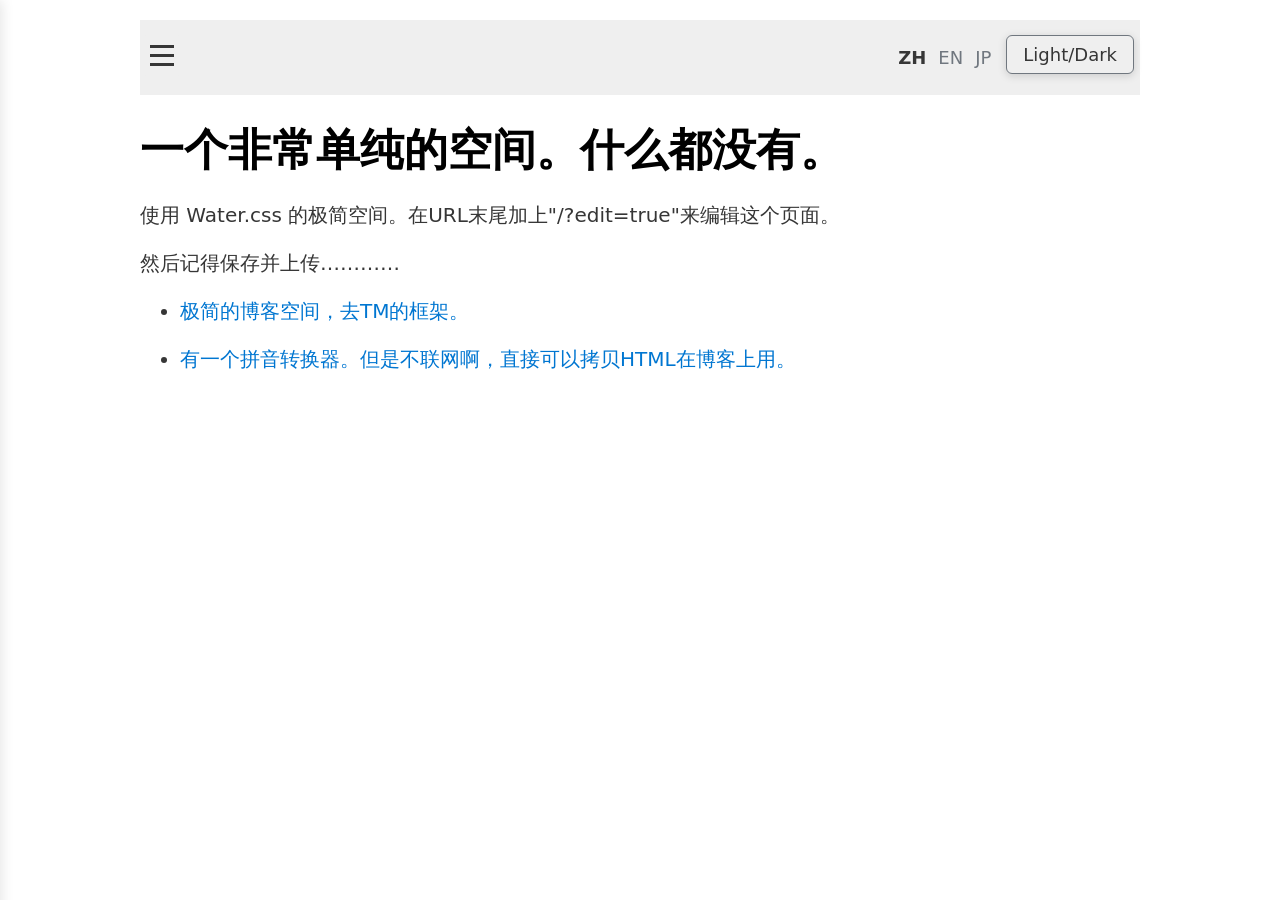
<file: index.html>
<!DOCTYPE html>
<html>
    <head>
        <meta charset="UTF-8">
        <meta http-equiv="content-type" 
            content="text/html;charset=utf-8">
        <meta name="viewport" 
            content="width=device-width, initial-scale=1.0">
        <title>Yet another blog in chaos</title>

        <link rel="stylesheet" 
            id="water-stylesheet"
            href="./assets/css/water-css/water.css">
        
        <script>
        // 使用立即执行函数，防止变量泄露到全局 window 对象中
        (function() {
            try {
                var savedUserTheme = localStorage.getItem('user-theme');
                var stylesheetElement = 
                    document.getElementById('water-stylesheet');
                
                // 根据持久化状态，在页面渲染前强行替换样式表引用
                if (savedUserTheme === 'dark') {
                    stylesheetElement.setAttribute(
                        'href', 
                        './assets/css/water-css/dark.css'
                    );
                } else if (savedUserTheme === 'light') {
                    stylesheetElement.setAttribute(
                        'href', 
                        './assets/css/water-css/light.css'
                    );
                }
            } catch (storageError) {
                // 防御 Safari 无痕模式异常，静默失败，保留原生跟随系统功能
                console.warn(
                    '本地存储访问异常，主题自动回退到跟随系统模式：', 
                    storageError
                );
            }
        })();
    </script>
                
        <style>
            /** 流式排版 (Fluid Typography)
             * 防御性考量：接管根元素，拒绝媒体查询的排版跳变
             * 适配策略：在移动端与桌面端之间进行精确的线性平滑过渡
             */
            :root {
                /* clamp(最小值, 首选计算值, 最大值) */
                font-size: clamp(16px, 14px + 0.625vw, 20px);
            }
            /** 
             * 复选框制作的汉堡菜单
             */
            /* 1. 隐藏复选框，但保留屏幕阅读器的无障碍访问能力 */
            .menu-checkbox {
                position: absolute;
                width: 1px;
                height: 1px;
                padding: 0;
                margin: -1px;
                overflow: hidden;
                clip: rect(0, 0, 0, 0);
                white-space: nowrap;
                border: 0;
            }

            /* 新增：粘性穹顶容器，顺应文档流并占据物理空间 */
            .sticky-header {
                position: sticky;
                top: 0;
                z-index: 990; /* 必须低于遮罩层，高于正文 */
                display: flex;
                justify-content: space-between;
                align-items: center;
                padding: 15px 0;
                /* 防御性：使用背景色遮挡底部滚动上来的文字内容 */
                background-color: var(--background);
                /* 增加下边距，为正文推开安全的呼吸空间 */
                margin-bottom: 20px;
            }

            /* 2. 汉堡菜单按钮 (Label 绑定 Checkbox) */
            .menu-button {
                cursor: pointer;
                padding: 10px;
                /* 自动吸取 Water.css 内部的背景色变量，完美融入主题 */
                background-color: var(--background); 
                border-radius: 6px;
                /* box-shadow: 0 2px 8px rgba(0,0,0,0.15); */
                display: flex;
                flex-direction: column;
                gap: 6px;
            }

            /* 汉堡按钮的横线 */
            .menu-line {
                display: block;
                width: 24px;
                height: 3px;
                background-color: var(--text-main);
                transition: transform 0.3s ease, opacity 0.3s ease;
            }

            /* 3. 侧边栏主体 */
            .sidebar {
                position: fixed;
                top: 0;
                left: -280px; /* 初始状态安全地隐藏在屏幕左侧之外 */
                width: 240px;
                height: 100vh;
                background-color: var(--background);
                z-index: 999;
                /* 平滑的贝塞尔曲线动画，提升物理交互质感 */
                transition: left 0.3s cubic-bezier(0.4, 0, 0.2, 1);
                padding: 80px 20px 20px 20px;
                box-shadow: 2px 0 12px rgba(0,0,0,0.1);
                overflow-y: auto;
            }

            /* 4. 遮罩层：防御用户在菜单打开时误触背后的主界面内容 */
            .backdrop {
                position: fixed;
                top: 0;
                left: 0;
                width: 100vw;
                height: 100vh;
                background: rgba(0, 0, 0, 0.4);
                z-index: 998;
                opacity: 0;
                pointer-events: none; /* 隐藏时严格禁止所有点击交互 */
                transition: opacity 0.3s ease;
            }

            /* 5. 状态机：复选框被选中 (checked) 时的连锁反应 */
            
            /* 展开侧边栏 */
            .menu-checkbox:checked ~ .sidebar {
                left: 0;
            }

            /* 显示并激活遮罩层 */
            .menu-checkbox:checked ~ .backdrop {
                opacity: 1;
                pointer-events: auto; 
            }

            /* 汉堡菜单变身 X 形关闭按钮 */
            .menu-checkbox:checked
              ~ .sticky-header 
              .menu-button .menu-line:nth-child(1) {
                transform: translateY(9px) rotate(45deg);
            }
            .menu-checkbox:checked 
              ~ .sticky-header 
              .menu-button .menu-line:nth-child(2) {
                opacity: 0;
            }
            .menu-checkbox:checked 
              ~ .sticky-header 
              .menu-button .menu-line:nth-child(3) {
                transform: translateY(-9px) rotate(-45deg);
            }

            /* ---------------- 顶部控制区组合 ---------------- */
            .header-controls {
                display: flex;
                align-items: center;
                gap: 15px; /* 控制主题按钮和语言切换器的安全间距 */
            }

            /* ---------------- 语言切换器 ---------------- */
            .language-switcher {
                display: flex;
                gap: 12px;
                font-size: 0.9rem;
            }

            .language-switcher a {
                color: var(--text-muted);
                text-decoration: none;
                transition: color 0.3s ease;
                font-weight: normal;
            }

            .language-switcher a:hover {
                color: var(--text-main);
                text-decoration: underline;
            }

            /* 防御性：使用 aria-current 标识当前页，兼顾无障碍访问 */
            .language-switcher a[aria-current="page"] {
                color: var(--text-main);
                font-weight: bold;
                /* 防止用户无意义地疯狂点击当前语言导致页面重复刷新 */
                pointer-events: none; 
            }

            /* ---------------- 右上角主题切换按钮 ---------------- */
            .theme-toggle-button {
                cursor: pointer;
                padding: 8px 16px;
                /* 提取 Water.css 原生变量以保证视觉和谐 */
                background-color: var(--background);
                color: var(--text-main);
                border: 1px solid var(--text-muted);
                border-radius: 6px;
                box-shadow: 0 2px 8px rgba(0,0,0,0.15);
                font-size: 0.9rem;
                transition: background-color 0.3s ease;
            }

            .theme-toggle-button:hover {
                background-color: var(--button-hover);
            }
        </style>
    </head>
    <body>
        <!-- 汉堡菜单侧边栏内容 Start -->
        <input type="checkbox" id="main-toggle" class="menu-checkbox" 
           aria-label="切换侧边栏状态">

        <label for="main-toggle" class="backdrop"></label>

        <aside class="sidebar">
            <nav>
                <ul>
                    <li><a href="#section-1">技术日志</a></li>
                    <li><a href="#section-2">开源探索</a></li>
                    <li><a href="#section-3">关于页面</a></li>
                </ul>
            </nav>
        </aside>
        <!-- 汉堡菜单侧边栏内容 End -->

        <!-- 粘性穹顶：顺应文档流，悬停在顶部，防止遮挡 main -->
        <header class="sticky-header">
            <!-- 汉堡菜单按钮转移至此 -->
            <label for="main-toggle" class="menu-button">
                <span class="menu-line"></span>
                <span class="menu-line"></span>
                <span class="menu-line"></span>
            </label>

            <div class="header-controls">
                
                <!-- 硬核多文件流：语言切换占位符 -->
                <nav class="language-switcher" aria-label="语言切换">
                    <!-- 加上 aria-current="page" 激活当前语言高亮 -->
                    <a href="./index.html" aria-current="page">ZH</a>
                    <a href="#./index_en.html">EN</a>
                    <a href="#./index_jp.html">JP</a>
                </nav>

                <!-- 主题切换按钮转移至此 -->
                <button id="theme-toggle-action" class="theme-toggle-button">
                    Light/Dark
                </button>
            </div>
        </header>

        <main data-editable data-name="main-content">
            <h1>一个非常单纯的空间。什么都没有。</h1>
            <p>使用 Water.css 的极简空间。在URL末尾加上"/?edit=true"来编辑这个页面。</p>
            <p>
                然后记得保存并上传…………
            </p>
            <ul>
                <li>
                    <a href="https://milky-sun.github.io/">极简的博客空间，去TM的框架。</a>
                </li>
            </ul>
            <ul>
                <li>
                    <a href="https://milky-sun.github.io/pinyin_editor/index.html">有一个拼音转换器。但是不联网啊，直接可以拷贝HTML在博客上用。</a>
                </li>
            </ul>
        </main>

        <script src="./assets/js/import_contenttools.js"></script>

        <script>
            document.addEventListener('DOMContentLoaded', function() {
                var actionButton = 
                    document.getElementById('theme-toggle-action');
                var stylesheetReference = 
                    document.getElementById('water-stylesheet');
                
                if (!actionButton || !stylesheetReference) {
                    // 防御性拦截：如果未来 HTML 结构被破坏，立即终止执行
                    return;
                }

                actionButton.addEventListener('click', function() {
                    var currentStylesheetHref = 
                        stylesheetReference.getAttribute('href');
                    
                    var targetThemeType = 'light';
                    var targetStylesheetHref = 
                        './assets/css/water-css/light.css';

                    // 兼容性极强的状态判断
                    if (
                        currentStylesheetHref.indexOf('water.css') > -1 || 
                        currentStylesheetHref.indexOf('light.css') > -1
                    ) {
                        targetThemeType = 'dark';
                        targetStylesheetHref = 
                            './assets/css/water-css/dark.css';
                    }

                    // 注入新主题
                    stylesheetReference.setAttribute(
                        'href', 
                        targetStylesheetHref
                    );

                    // 同步持久化存储
                    try {
                        localStorage.setItem('user-theme', targetThemeType);
                    } catch (saveError) {
                        console.warn(
                            '无法将主题偏好写入本地存储：', 
                            saveError
                        );
                    }
                });
            });
        </script>
    </body>
</html>
</file>
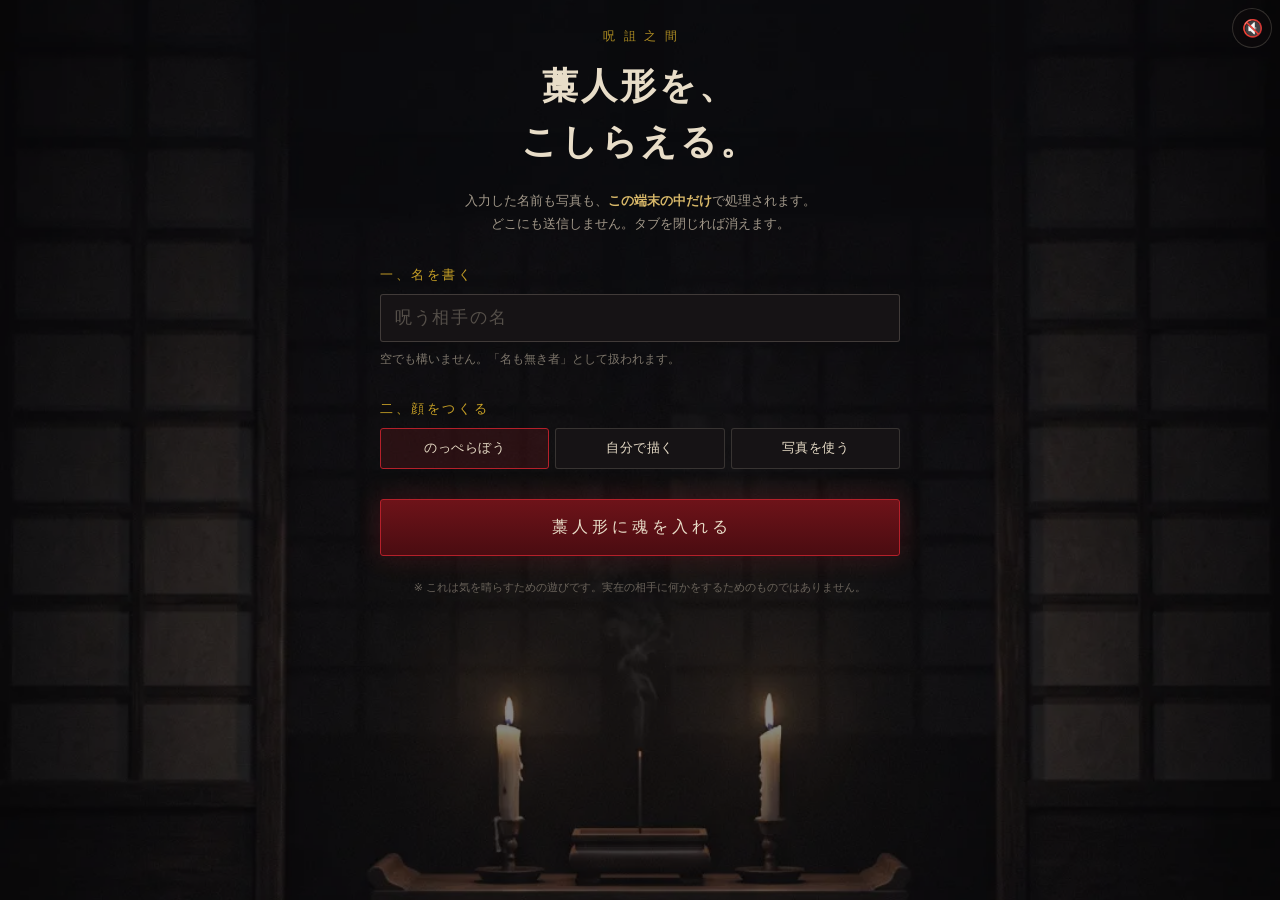
<file: waraningyou/index.html>
<!DOCTYPE html>
<html lang="ja">
<head>
<meta charset="UTF-8">
<meta name="viewport" content="width=device-width, initial-scale=1.0, maximum-scale=1.0, user-scalable=no, viewport-fit=cover">
<meta name="theme-color" content="#0d0b0c">
<meta name="description" content="呪詛之間 — 藁人形で気を晴らすための一枚もの。名前も写真も端末の外には出ません。">
<meta name="robots" content="noindex, nofollow">
<title>呪詛之間</title>
<link rel="icon" href="data:image/svg+xml,<svg xmlns='http://www.w3.org/2000/svg' viewBox='0 0 32 32'><text y='26' font-size='26'>🕯️</text></svg>">
<meta property="og:title" content="呪詛之間">
<meta property="og:description" content="端末の中だけで完結する、気を晴らすための一枚。">
<!-- OGP の画像とURLは絶対パスでないと SNS 側が読めない -->
<meta property="og:url" content="https://milky-sun.github.io/waraningyou/">
<meta property="og:image" content="https://milky-sun.github.io/waraningyou/assets/img/ogp.jpg">
<meta name="twitter:card" content="summary_large_image">
<link rel="stylesheet" href="./styles/style.css">
</head>
<body>

<!-- ============ 音量トグル（常時表示） ============ -->
<button id="sound-toggle" class="sound-toggle" type="button" aria-pressed="false" aria-label="音を出す">
  <span class="sound-toggle__icon" aria-hidden="true">🔇</span>
</button>

<!-- ============ 画面1: 支度 ============ -->
<section id="scene-setup" class="scene scene--active" aria-label="支度">
  <div class="setup">
    <header class="setup__head">
      <p class="setup__kicker">呪詛之間</p>
      <h1 class="setup__title">藁人形を、<br>こしらえる。</h1>
      <p class="setup__note">
        入力した名前も写真も、<strong>この端末の中だけ</strong>で処理されます。<br>
        どこにも送信しません。タブを閉じれば消えます。
      </p>
    </header>

    <div class="field">
      <label class="field__label" for="input-name">一、名を書く</label>
      <input id="input-name" class="field__input" type="text" maxlength="24"
             placeholder="呪う相手の名" autocomplete="off" autocapitalize="off" spellcheck="false">
      <p class="field__hint">空でも構いません。「名も無き者」として扱われます。</p>
    </div>

    <div class="field">
      <span class="field__label">二、顔をつくる</span>
      <div class="facemode" role="radiogroup" aria-label="顔の作り方">
        <button class="facemode__btn facemode__btn--on" type="button" data-facemode="none" role="radio" aria-checked="true">のっぺらぼう</button>
        <button class="facemode__btn" type="button" data-facemode="draw"  role="radio" aria-checked="false">自分で描く</button>
        <button class="facemode__btn" type="button" data-facemode="photo" role="radio" aria-checked="false">写真を使う</button>
      </div>

      <!-- 描く -->
      <div id="pane-draw" class="pane" hidden>
        <div class="paint">
          <canvas id="paint-canvas" class="paint__canvas" width="512" height="512"
                  aria-label="顔を描くキャンバス"></canvas>
          <div class="paint__ring" aria-hidden="true"></div>
        </div>
        <div class="paint__tools">
          <div id="paint-palette" class="palette" role="radiogroup" aria-label="色"></div>
          <div class="paint__row">
            <div class="sizes" role="radiogroup" aria-label="線の太さ">
              <button class="size__btn" type="button" data-size="6"  role="radio" aria-checked="false"><i style="width:6px;height:6px"></i></button>
              <button class="size__btn size__btn--on" type="button" data-size="14" role="radio" aria-checked="true"><i style="width:12px;height:12px"></i></button>
              <button class="size__btn" type="button" data-size="30" role="radio" aria-checked="false"><i style="width:20px;height:20px"></i></button>
            </div>
            <button id="paint-erase" class="mini-btn" type="button" aria-pressed="false">消しゴム</button>
            <button id="paint-clear" class="mini-btn" type="button">全消し</button>
          </div>
        </div>
      </div>

      <!-- 写真 -->
      <div id="pane-photo" class="pane" hidden>
        <div class="photo">
          <canvas id="photo-canvas" class="photo__canvas" width="512" height="512"
                  aria-label="写真のプレビュー。ドラッグで位置を調整できます。"></canvas>
          <div class="paint__ring" aria-hidden="true"></div>
          <p id="photo-empty" class="photo__empty">写真を選んでください</p>
        </div>
        <div class="photo__tools">
          <label class="file-btn">
            写真を選ぶ
            <input id="input-photo" type="file" accept="image/*" hidden>
          </label>
          <label class="slider">
            <span>大きさ</span>
            <input id="photo-zoom" type="range" min="100" max="300" value="130" step="1">
          </label>
          <p class="field__hint">円の中をドラッグすると位置を動かせます。</p>
        </div>
      </div>
    </div>

    <button id="btn-create" class="big-btn" type="button">藁人形に魂を入れる</button>
    <p class="setup__foot">※ これは気を晴らすための遊びです。実在の相手に何かをするためのものではありません。</p>
  </div>
</section>

<!-- ============ 画面2: 呪詛之間 ============ -->
<section id="scene-main" class="scene" aria-label="呪詛之間" hidden>
  <header class="hud">
    <div class="hud__name">
      <span class="hud__label">呪う相手</span>
      <strong id="hud-target">名も無き者</strong>
    </div>
    <div class="life" aria-live="polite">
      <span class="life__label">余　命</span>
      <output id="life-left" class="life__value">43年</output>
      <span id="life-drained" class="life__drained">削った寿命 0日</span>
    </div>
  </header>

  <div class="stage">
    <div id="stage-inner" class="stage__inner">
      <div id="doll-host" class="doll-host"></div>
      <canvas id="acid-canvas" class="acid-canvas" aria-hidden="true"></canvas>
      <canvas id="fx-canvas" class="fx-canvas" aria-hidden="true"></canvas>
      <div id="combo" class="combo" hidden aria-hidden="true"><span id="combo-n">0</span> HIT</div>
      <div id="drain-layer" class="drain-layer" aria-hidden="true"></div>
    </div>
    <p id="mode-tip" class="mode-tip"></p>
  </div>

  <nav class="tools" aria-label="道具">
    <button class="tool" type="button" data-tool="curse"  aria-pressed="false"><span class="tool__ico" data-ico="curse" aria-hidden="true"></span><span class="tool__txt">呪をかける</span></button>
    <button class="tool" type="button" data-tool="needle" aria-pressed="false"><span class="tool__ico" data-ico="needle" aria-hidden="true"></span><span class="tool__txt">針で刺す</span></button>
    <button class="tool" type="button" data-tool="punch"  aria-pressed="false"><span class="tool__ico" data-ico="punch" aria-hidden="true"></span><span class="tool__txt">ボコボコ</span></button>
    <button class="tool" type="button" data-tool="acid"   aria-pressed="false"><span class="tool__ico" data-ico="acid" aria-hidden="true"></span><span class="tool__txt">酸をかける</span></button>
    <button class="tool tool--fire" type="button" data-tool="burn" aria-pressed="false"><span class="tool__ico" data-ico="burn" aria-hidden="true"></span><span class="tool__txt">燃やす</span></button>
  </nav>

  <button id="btn-log" class="log-open" type="button">呪詛帳を見る</button>

  <!-- チャージリング（呪をかける） -->
  <div id="charge" class="charge" hidden aria-hidden="true">
    <svg viewBox="0 0 200 200" class="charge__svg">
      <circle class="charge__track" cx="100" cy="100" r="88"></circle>
      <circle id="charge-arc" class="charge__arc" cx="100" cy="100" r="88"></circle>
    </svg>
    <div class="charge__rank"><span id="charge-rank">凶を溜める</span></div>
  </div>

  <!-- 寿命が尽きた瞬間の口上 -->
  <div id="expire" class="expire" hidden aria-hidden="true">
    <p class="expire__line">寿命が尽きた。</p>
    <p class="expire__sub">それでも、まだ刺せる。</p>
  </div>

  <!-- 呪詛の結果 -->
  <div id="result" class="result" hidden role="dialog" aria-modal="true" aria-labelledby="result-lead">
    <div class="result__card">
      <p id="result-rank" class="result__rank">凶</p>
      <p id="result-lead" class="result__lead"></p>
      <p id="result-body" class="result__body"></p>
      <button id="result-close" class="result__close" type="button">閉じる</button>
    </div>
  </div>

  <!-- 呪詛帳 -->
  <div id="logbook" class="logbook" hidden role="dialog" aria-modal="true" aria-labelledby="logbook-title">
    <div class="logbook__card">
      <h2 id="logbook-title" class="logbook__title">呪詛帳</h2>
      <ol id="logbook-list" class="logbook__list"></ol>
      <p id="logbook-empty" class="logbook__empty">まだ何も起きていません。</p>
      <button id="logbook-close" class="result__close" type="button">閉じる</button>
    </div>
  </div>
</section>

<!-- ============ 画面3: 燼 ============ -->
<section id="scene-ashes" class="scene scene--ashes" aria-label="燼" hidden>
  <div class="ashes">
    <canvas id="ash-canvas" class="ashes__canvas" aria-hidden="true"></canvas>
    <div class="ashes__inner">
      <p class="ashes__kicker">燼</p>
      <p id="ashes-name" class="ashes__name"></p>
      <dl id="ashes-stats" class="ashes__stats"></dl>
      <button id="btn-restart" class="ghost-btn" type="button">新しい藁人形を作る</button>
    </div>
  </div>
</section>

<script type="module" src="./src/main.js"></script>
</body>
</html>
</file>
<file: assets/css/water-css/water.css>
/**
 * Automatic version:
 * Uses light theme by default but switches to dark theme
 * if a system-wide theme preference is set on the user's device.
 */

:root {
  --background-body: #fff;
  --background: #efefef;
  --background-alt: #f7f7f7;
  --selection: #9e9e9e;
  --text-main: #363636;
  --text-bright: #000;
  --text-muted: #70777f;
  --links: #0076d1;
  --focus: #0096bfab;
  --border: #dbdbdb;
  --code: #000;
  --animation-duration: 0.1s;
  --button-base: #d0cfcf;
  --button-hover: #9b9b9b;
  --scrollbar-thumb: rgb(170, 170, 170);
  --scrollbar-thumb-hover: var(--button-hover);
  --form-placeholder: #949494;
  --form-text: #1d1d1d;
  --variable: #39a33c;
  --highlight: #ff0;
  --select-arrow: url("data:image/svg+xml;charset=utf-8,%3C?xml version='1.0' encoding='utf-8'?%3E %3Csvg version='1.1' xmlns='http://www.w3.org/2000/svg' xmlns:xlink='http://www.w3.org/1999/xlink' height='62.5' width='116.9' fill='%23161f27'%3E %3Cpath d='M115.3,1.6 C113.7,0 111.1,0 109.5,1.6 L58.5,52.7 L7.4,1.6 C5.8,0 3.2,0 1.6,1.6 C0,3.2 0,5.8 1.6,7.4 L55.5,61.3 C56.3,62.1 57.3,62.5 58.4,62.5 C59.4,62.5 60.5,62.1 61.3,61.3 L115.2,7.4 C116.9,5.8 116.9,3.2 115.3,1.6Z'/%3E %3C/svg%3E");
}

@media (prefers-color-scheme: dark) {
:root {
  --background-body: #202b38;
  --background: #161f27;
  --background-alt: #1a242f;
  --selection: #1c76c5;
  --text-main: #dbdbdb;
  --text-bright: #fff;
  --text-muted: #a9b1ba;
  --links: #41adff;
  --focus: #0096bfab;
  --border: #526980;
  --code: #ffbe85;
  --animation-duration: 0.1s;
  --button-base: #0c151c;
  --button-hover: #040a0f;
  --scrollbar-thumb: var(--button-hover);
  --scrollbar-thumb-hover: rgb(0, 0, 0);
  --form-placeholder: #a9a9a9;
  --form-text: #fff;
  --variable: #d941e2;
  --highlight: #efdb43;
  --select-arrow: url("data:image/svg+xml;charset=utf-8,%3C?xml version='1.0' encoding='utf-8'?%3E %3Csvg version='1.1' xmlns='http://www.w3.org/2000/svg' xmlns:xlink='http://www.w3.org/1999/xlink' height='62.5' width='116.9' fill='%23efefef'%3E %3Cpath d='M115.3,1.6 C113.7,0 111.1,0 109.5,1.6 L58.5,52.7 L7.4,1.6 C5.8,0 3.2,0 1.6,1.6 C0,3.2 0,5.8 1.6,7.4 L55.5,61.3 C56.3,62.1 57.3,62.5 58.4,62.5 C59.4,62.5 60.5,62.1 61.3,61.3 L115.2,7.4 C116.9,5.8 116.9,3.2 115.3,1.6Z'/%3E %3C/svg%3E");
}
}

html {
  scrollbar-color: rgb(170, 170, 170) #fff;
  scrollbar-color: var(--scrollbar-thumb) var(--background-body);
  scrollbar-width: thin;
}

@media (prefers-color-scheme: dark) {

  html {
  scrollbar-color: #040a0f #202b38;
  scrollbar-color: var(--scrollbar-thumb) var(--background-body);
  }
}

@media (prefers-color-scheme: dark) {

  html {
  scrollbar-color: #040a0f #202b38;
  scrollbar-color: var(--scrollbar-thumb) var(--background-body);
  }
}

@media (prefers-color-scheme: dark) {

  html {
  scrollbar-color: #040a0f #202b38;
  scrollbar-color: var(--scrollbar-thumb) var(--background-body);
  }
}

@media (prefers-color-scheme: dark) {

  html {
  scrollbar-color: #040a0f #202b38;
  scrollbar-color: var(--scrollbar-thumb) var(--background-body);
  }
}

@media (prefers-color-scheme: dark) {

  html {
  scrollbar-color: #040a0f #202b38;
  scrollbar-color: var(--scrollbar-thumb) var(--background-body);
  }
}

@media (prefers-color-scheme: dark) {

  html {
  scrollbar-color: #040a0f #202b38;
  scrollbar-color: var(--scrollbar-thumb) var(--background-body);
  }
}

body {
  font-family: system-ui, -apple-system, BlinkMacSystemFont, 'Segoe UI', 'Roboto', 'Oxygen', 'Ubuntu', 'Cantarell', 'Fira Sans', 'Droid Sans', 'Helvetica Neue', 'Segoe UI Emoji', 'Apple Color Emoji', 'Noto Color Emoji', sans-serif;
  line-height: 1.4;
  max-width: 1000px;
  margin: 20px auto;
  padding: 0 10px;
  word-wrap: break-word;
  color: #363636;
  color: var(--text-main);
  background: #fff;
  background: var(--background-body);
  text-rendering: optimizeLegibility;
}

@media (prefers-color-scheme: dark) {

  body {
  background: #202b38;
  background: var(--background-body);
  }
}

@media (prefers-color-scheme: dark) {

  body {
  color: #dbdbdb;
  color: var(--text-main);
  }
}

button {
  transition:
    background-color 0.1s linear,
    border-color 0.1s linear,
    color 0.1s linear,
    box-shadow 0.1s linear,
    transform 0.1s ease;
  transition:
    background-color var(--animation-duration) linear,
    border-color var(--animation-duration) linear,
    color var(--animation-duration) linear,
    box-shadow var(--animation-duration) linear,
    transform var(--animation-duration) ease;
}

@media (prefers-color-scheme: dark) {

  button {
  transition:
    background-color 0.1s linear,
    border-color 0.1s linear,
    color 0.1s linear,
    box-shadow 0.1s linear,
    transform 0.1s ease;
  transition:
    background-color var(--animation-duration) linear,
    border-color var(--animation-duration) linear,
    color var(--animation-duration) linear,
    box-shadow var(--animation-duration) linear,
    transform var(--animation-duration) ease;
  }
}

input {
  transition:
    background-color 0.1s linear,
    border-color 0.1s linear,
    color 0.1s linear,
    box-shadow 0.1s linear,
    transform 0.1s ease;
  transition:
    background-color var(--animation-duration) linear,
    border-color var(--animation-duration) linear,
    color var(--animation-duration) linear,
    box-shadow var(--animation-duration) linear,
    transform var(--animation-duration) ease;
}

@media (prefers-color-scheme: dark) {

  input {
  transition:
    background-color 0.1s linear,
    border-color 0.1s linear,
    color 0.1s linear,
    box-shadow 0.1s linear,
    transform 0.1s ease;
  transition:
    background-color var(--animation-duration) linear,
    border-color var(--animation-duration) linear,
    color var(--animation-duration) linear,
    box-shadow var(--animation-duration) linear,
    transform var(--animation-duration) ease;
  }
}

textarea {
  transition:
    background-color 0.1s linear,
    border-color 0.1s linear,
    color 0.1s linear,
    box-shadow 0.1s linear,
    transform 0.1s ease;
  transition:
    background-color var(--animation-duration) linear,
    border-color var(--animation-duration) linear,
    color var(--animation-duration) linear,
    box-shadow var(--animation-duration) linear,
    transform var(--animation-duration) ease;
}

@media (prefers-color-scheme: dark) {

  textarea {
  transition:
    background-color 0.1s linear,
    border-color 0.1s linear,
    color 0.1s linear,
    box-shadow 0.1s linear,
    transform 0.1s ease;
  transition:
    background-color var(--animation-duration) linear,
    border-color var(--animation-duration) linear,
    color var(--animation-duration) linear,
    box-shadow var(--animation-duration) linear,
    transform var(--animation-duration) ease;
  }
}

h1 {
  font-size: 2.2em;
  margin-top: 0;
}

h1,
h2,
h3,
h4,
h5,
h6 {
  margin-bottom: 12px;
  margin-top: 24px;
}

h1 {
  color: #000;
  color: var(--text-bright);
}

@media (prefers-color-scheme: dark) {

  h1 {
  color: #fff;
  color: var(--text-bright);
  }
}

h2 {
  color: #000;
  color: var(--text-bright);
}

@media (prefers-color-scheme: dark) {

  h2 {
  color: #fff;
  color: var(--text-bright);
  }
}

h3 {
  color: #000;
  color: var(--text-bright);
}

@media (prefers-color-scheme: dark) {

  h3 {
  color: #fff;
  color: var(--text-bright);
  }
}

h4 {
  color: #000;
  color: var(--text-bright);
}

@media (prefers-color-scheme: dark) {

  h4 {
  color: #fff;
  color: var(--text-bright);
  }
}

h5 {
  color: #000;
  color: var(--text-bright);
}

@media (prefers-color-scheme: dark) {

  h5 {
  color: #fff;
  color: var(--text-bright);
  }
}

h6 {
  color: #000;
  color: var(--text-bright);
}

@media (prefers-color-scheme: dark) {

  h6 {
  color: #fff;
  color: var(--text-bright);
  }
}

strong {
  color: #000;
  color: var(--text-bright);
}

@media (prefers-color-scheme: dark) {

  strong {
  color: #fff;
  color: var(--text-bright);
  }
}

h1,
h2,
h3,
h4,
h5,
h6,
b,
strong,
th {
  font-weight: 600;
}

q::before {
  content: none;
}

q::after {
  content: none;
}

blockquote {
  border-left: 4px solid #0096bfab;
  border-left: 4px solid var(--focus);
  margin: 1.5em 0;
  padding: 0.5em 1em;
  font-style: italic;
}

@media (prefers-color-scheme: dark) {

  blockquote {
  border-left: 4px solid #0096bfab;
  border-left: 4px solid var(--focus);
  }
}

q {
  border-left: 4px solid #0096bfab;
  border-left: 4px solid var(--focus);
  margin: 1.5em 0;
  padding: 0.5em 1em;
  font-style: italic;
}

@media (prefers-color-scheme: dark) {

  q {
  border-left: 4px solid #0096bfab;
  border-left: 4px solid var(--focus);
  }
}

blockquote > footer {
  font-style: normal;
  border: 0;
}

blockquote cite {
  font-style: normal;
}

address {
  font-style: normal;
}

a[href^='mailto\:']::before {
  content: '📧 ';
}

a[href^='tel\:']::before {
  content: '📞 ';
}

a[href^='sms\:']::before {
  content: '💬 ';
}

mark {
  background-color: #ff0;
  background-color: var(--highlight);
  border-radius: 2px;
  padding: 0 2px 0 2px;
  color: #000;
}

@media (prefers-color-scheme: dark) {

  mark {
  background-color: #efdb43;
  background-color: var(--highlight);
  }
}

a > code,
a > strong {
  color: inherit;
}

button,
select,
input[type='submit'],
input[type='reset'],
input[type='button'],
input[type='checkbox'],
input[type='range'],
input[type='radio'] {
  cursor: pointer;
}

input,
select {
  display: block;
}

[type='checkbox'],
[type='radio'] {
  display: initial;
}

input {
  color: #1d1d1d;
  color: var(--form-text);
  background-color: #efefef;
  background-color: var(--background);
  font-family: inherit;
  font-size: inherit;
  margin-right: 6px;
  margin-bottom: 6px;
  padding: 10px;
  border: none;
  border-radius: 6px;
  outline: none;
}

@media (prefers-color-scheme: dark) {

  input {
  background-color: #161f27;
  background-color: var(--background);
  }
}

@media (prefers-color-scheme: dark) {

  input {
  color: #fff;
  color: var(--form-text);
  }
}

button {
  color: #1d1d1d;
  color: var(--form-text);
  background-color: #efefef;
  background-color: var(--background);
  font-family: inherit;
  font-size: inherit;
  margin-right: 6px;
  margin-bottom: 6px;
  padding: 10px;
  border: none;
  border-radius: 6px;
  outline: none;
}

@media (prefers-color-scheme: dark) {

  button {
  background-color: #161f27;
  background-color: var(--background);
  }
}

@media (prefers-color-scheme: dark) {

  button {
  color: #fff;
  color: var(--form-text);
  }
}

textarea {
  color: #1d1d1d;
  color: var(--form-text);
  background-color: #efefef;
  background-color: var(--background);
  font-family: inherit;
  font-size: inherit;
  margin-right: 6px;
  margin-bottom: 6px;
  padding: 10px;
  border: none;
  border-radius: 6px;
  outline: none;
}

@media (prefers-color-scheme: dark) {

  textarea {
  background-color: #161f27;
  background-color: var(--background);
  }
}

@media (prefers-color-scheme: dark) {

  textarea {
  color: #fff;
  color: var(--form-text);
  }
}

select {
  color: #1d1d1d;
  color: var(--form-text);
  background-color: #efefef;
  background-color: var(--background);
  font-family: inherit;
  font-size: inherit;
  margin-right: 6px;
  margin-bottom: 6px;
  padding: 10px;
  border: none;
  border-radius: 6px;
  outline: none;
}

@media (prefers-color-scheme: dark) {

  select {
  background-color: #161f27;
  background-color: var(--background);
  }
}

@media (prefers-color-scheme: dark) {

  select {
  color: #fff;
  color: var(--form-text);
  }
}

button {
  background-color: #d0cfcf;
  background-color: var(--button-base);
  padding-right: 30px;
  padding-left: 30px;
}

@media (prefers-color-scheme: dark) {

  button {
  background-color: #0c151c;
  background-color: var(--button-base);
  }
}

input[type='submit'] {
  background-color: #d0cfcf;
  background-color: var(--button-base);
  padding-right: 30px;
  padding-left: 30px;
}

@media (prefers-color-scheme: dark) {

  input[type='submit'] {
  background-color: #0c151c;
  background-color: var(--button-base);
  }
}

input[type='reset'] {
  background-color: #d0cfcf;
  background-color: var(--button-base);
  padding-right: 30px;
  padding-left: 30px;
}

@media (prefers-color-scheme: dark) {

  input[type='reset'] {
  background-color: #0c151c;
  background-color: var(--button-base);
  }
}

input[type='button'] {
  background-color: #d0cfcf;
  background-color: var(--button-base);
  padding-right: 30px;
  padding-left: 30px;
}

@media (prefers-color-scheme: dark) {

  input[type='button'] {
  background-color: #0c151c;
  background-color: var(--button-base);
  }
}

button:hover {
  background: #9b9b9b;
  background: var(--button-hover);
}

@media (prefers-color-scheme: dark) {

  button:hover {
  background: #040a0f;
  background: var(--button-hover);
  }
}

input[type='submit']:hover {
  background: #9b9b9b;
  background: var(--button-hover);
}

@media (prefers-color-scheme: dark) {

  input[type='submit']:hover {
  background: #040a0f;
  background: var(--button-hover);
  }
}

input[type='reset']:hover {
  background: #9b9b9b;
  background: var(--button-hover);
}

@media (prefers-color-scheme: dark) {

  input[type='reset']:hover {
  background: #040a0f;
  background: var(--button-hover);
  }
}

input[type='button']:hover {
  background: #9b9b9b;
  background: var(--button-hover);
}

@media (prefers-color-scheme: dark) {

  input[type='button']:hover {
  background: #040a0f;
  background: var(--button-hover);
  }
}

input[type='color'] {
  min-height: 2rem;
  padding: 8px;
  cursor: pointer;
}

input[type='checkbox'],
input[type='radio'] {
  height: 1em;
  width: 1em;
}

input[type='radio'] {
  border-radius: 100%;
}

input {
  vertical-align: top;
}

label {
  vertical-align: middle;
  margin-bottom: 4px;
  display: inline-block;
}

input:not([type='checkbox']):not([type='radio']),
input[type='range'],
select,
button,
textarea {
  -webkit-appearance: none;
}

textarea {
  display: block;
  margin-right: 0;
  box-sizing: border-box;
  resize: vertical;
}

textarea:not([cols]) {
  width: 100%;
}

textarea:not([rows]) {
  min-height: 40px;
  height: 140px;
}

select {
  background: #efefef url("data:image/svg+xml;charset=utf-8,%3C?xml version='1.0' encoding='utf-8'?%3E %3Csvg version='1.1' xmlns='http://www.w3.org/2000/svg' xmlns:xlink='http://www.w3.org/1999/xlink' height='62.5' width='116.9' fill='%23161f27'%3E %3Cpath d='M115.3,1.6 C113.7,0 111.1,0 109.5,1.6 L58.5,52.7 L7.4,1.6 C5.8,0 3.2,0 1.6,1.6 C0,3.2 0,5.8 1.6,7.4 L55.5,61.3 C56.3,62.1 57.3,62.5 58.4,62.5 C59.4,62.5 60.5,62.1 61.3,61.3 L115.2,7.4 C116.9,5.8 116.9,3.2 115.3,1.6Z'/%3E %3C/svg%3E") calc(100% - 12px) 50% / 12px no-repeat;
  background: var(--background) var(--select-arrow) calc(100% - 12px) 50% / 12px no-repeat;
  padding-right: 35px;
}

@media (prefers-color-scheme: dark) {

  select {
  background: #161f27 url("data:image/svg+xml;charset=utf-8,%3C?xml version='1.0' encoding='utf-8'?%3E %3Csvg version='1.1' xmlns='http://www.w3.org/2000/svg' xmlns:xlink='http://www.w3.org/1999/xlink' height='62.5' width='116.9' fill='%23efefef'%3E %3Cpath d='M115.3,1.6 C113.7,0 111.1,0 109.5,1.6 L58.5,52.7 L7.4,1.6 C5.8,0 3.2,0 1.6,1.6 C0,3.2 0,5.8 1.6,7.4 L55.5,61.3 C56.3,62.1 57.3,62.5 58.4,62.5 C59.4,62.5 60.5,62.1 61.3,61.3 L115.2,7.4 C116.9,5.8 116.9,3.2 115.3,1.6Z'/%3E %3C/svg%3E") calc(100% - 12px) 50% / 12px no-repeat;
  background: var(--background) var(--select-arrow) calc(100% - 12px) 50% / 12px no-repeat;
  }
}

@media (prefers-color-scheme: dark) {

  select {
  background: #161f27 url("data:image/svg+xml;charset=utf-8,%3C?xml version='1.0' encoding='utf-8'?%3E %3Csvg version='1.1' xmlns='http://www.w3.org/2000/svg' xmlns:xlink='http://www.w3.org/1999/xlink' height='62.5' width='116.9' fill='%23efefef'%3E %3Cpath d='M115.3,1.6 C113.7,0 111.1,0 109.5,1.6 L58.5,52.7 L7.4,1.6 C5.8,0 3.2,0 1.6,1.6 C0,3.2 0,5.8 1.6,7.4 L55.5,61.3 C56.3,62.1 57.3,62.5 58.4,62.5 C59.4,62.5 60.5,62.1 61.3,61.3 L115.2,7.4 C116.9,5.8 116.9,3.2 115.3,1.6Z'/%3E %3C/svg%3E") calc(100% - 12px) 50% / 12px no-repeat;
  background: var(--background) var(--select-arrow) calc(100% - 12px) 50% / 12px no-repeat;
  }
}

@media (prefers-color-scheme: dark) {

  select {
  background: #161f27 url("data:image/svg+xml;charset=utf-8,%3C?xml version='1.0' encoding='utf-8'?%3E %3Csvg version='1.1' xmlns='http://www.w3.org/2000/svg' xmlns:xlink='http://www.w3.org/1999/xlink' height='62.5' width='116.9' fill='%23efefef'%3E %3Cpath d='M115.3,1.6 C113.7,0 111.1,0 109.5,1.6 L58.5,52.7 L7.4,1.6 C5.8,0 3.2,0 1.6,1.6 C0,3.2 0,5.8 1.6,7.4 L55.5,61.3 C56.3,62.1 57.3,62.5 58.4,62.5 C59.4,62.5 60.5,62.1 61.3,61.3 L115.2,7.4 C116.9,5.8 116.9,3.2 115.3,1.6Z'/%3E %3C/svg%3E") calc(100% - 12px) 50% / 12px no-repeat;
  background: var(--background) var(--select-arrow) calc(100% - 12px) 50% / 12px no-repeat;
  }
}

@media (prefers-color-scheme: dark) {

  select {
  background: #161f27 url("data:image/svg+xml;charset=utf-8,%3C?xml version='1.0' encoding='utf-8'?%3E %3Csvg version='1.1' xmlns='http://www.w3.org/2000/svg' xmlns:xlink='http://www.w3.org/1999/xlink' height='62.5' width='116.9' fill='%23efefef'%3E %3Cpath d='M115.3,1.6 C113.7,0 111.1,0 109.5,1.6 L58.5,52.7 L7.4,1.6 C5.8,0 3.2,0 1.6,1.6 C0,3.2 0,5.8 1.6,7.4 L55.5,61.3 C56.3,62.1 57.3,62.5 58.4,62.5 C59.4,62.5 60.5,62.1 61.3,61.3 L115.2,7.4 C116.9,5.8 116.9,3.2 115.3,1.6Z'/%3E %3C/svg%3E") calc(100% - 12px) 50% / 12px no-repeat;
  background: var(--background) var(--select-arrow) calc(100% - 12px) 50% / 12px no-repeat;
  }
}

select::-ms-expand {
  display: none;
}

select[multiple] {
  padding-right: 10px;
  background-image: none;
  overflow-y: auto;
}

input:focus {
  box-shadow: 0 0 0 2px #0096bfab;
  box-shadow: 0 0 0 2px var(--focus);
}

@media (prefers-color-scheme: dark) {

  input:focus {
  box-shadow: 0 0 0 2px #0096bfab;
  box-shadow: 0 0 0 2px var(--focus);
  }
}

select:focus {
  box-shadow: 0 0 0 2px #0096bfab;
  box-shadow: 0 0 0 2px var(--focus);
}

@media (prefers-color-scheme: dark) {

  select:focus {
  box-shadow: 0 0 0 2px #0096bfab;
  box-shadow: 0 0 0 2px var(--focus);
  }
}

button:focus {
  box-shadow: 0 0 0 2px #0096bfab;
  box-shadow: 0 0 0 2px var(--focus);
}

@media (prefers-color-scheme: dark) {

  button:focus {
  box-shadow: 0 0 0 2px #0096bfab;
  box-shadow: 0 0 0 2px var(--focus);
  }
}

textarea:focus {
  box-shadow: 0 0 0 2px #0096bfab;
  box-shadow: 0 0 0 2px var(--focus);
}

@media (prefers-color-scheme: dark) {

  textarea:focus {
  box-shadow: 0 0 0 2px #0096bfab;
  box-shadow: 0 0 0 2px var(--focus);
  }
}

input[type='checkbox']:active,
input[type='radio']:active,
input[type='submit']:active,
input[type='reset']:active,
input[type='button']:active,
input[type='range']:active,
button:active {
  transform: translateY(2px);
}

input:disabled,
select:disabled,
button:disabled,
textarea:disabled {
  cursor: not-allowed;
  opacity: 0.5;
}

::-moz-placeholder {
  color: #949494;
  color: var(--form-placeholder);
}

:-ms-input-placeholder {
  color: #949494;
  color: var(--form-placeholder);
}

::-ms-input-placeholder {
  color: #949494;
  color: var(--form-placeholder);
}

::placeholder {
  color: #949494;
  color: var(--form-placeholder);
}

@media (prefers-color-scheme: dark) {

  ::-moz-placeholder {
  color: #a9a9a9;
  color: var(--form-placeholder);
  }

  :-ms-input-placeholder {
  color: #a9a9a9;
  color: var(--form-placeholder);
  }

  ::-ms-input-placeholder {
  color: #a9a9a9;
  color: var(--form-placeholder);
  }

  ::placeholder {
  color: #a9a9a9;
  color: var(--form-placeholder);
  }
}

fieldset {
  border: 1px #0096bfab solid;
  border: 1px var(--focus) solid;
  border-radius: 6px;
  margin: 0;
  margin-bottom: 12px;
  padding: 10px;
}

@media (prefers-color-scheme: dark) {

  fieldset {
  border: 1px #0096bfab solid;
  border: 1px var(--focus) solid;
  }
}

legend {
  font-size: 0.9em;
  font-weight: 600;
}

input[type='range'] {
  margin: 10px 0;
  padding: 10px 0;
  background: transparent;
}

input[type='range']:focus {
  outline: none;
}

input[type='range']::-webkit-slider-runnable-track {
  width: 100%;
  height: 9.5px;
  -webkit-transition: 0.2s;
  transition: 0.2s;
  background: #efefef;
  background: var(--background);
  border-radius: 3px;
}

@media (prefers-color-scheme: dark) {

  input[type='range']::-webkit-slider-runnable-track {
  background: #161f27;
  background: var(--background);
  }
}

input[type='range']::-webkit-slider-thumb {
  box-shadow: 0 1px 1px #000, 0 0 1px #0d0d0d;
  height: 20px;
  width: 20px;
  border-radius: 50%;
  background: #dbdbdb;
  background: var(--border);
  -webkit-appearance: none;
  margin-top: -7px;
}

@media (prefers-color-scheme: dark) {

  input[type='range']::-webkit-slider-thumb {
  background: #526980;
  background: var(--border);
  }
}

input[type='range']:focus::-webkit-slider-runnable-track {
  background: #efefef;
  background: var(--background);
}

@media (prefers-color-scheme: dark) {

  input[type='range']:focus::-webkit-slider-runnable-track {
  background: #161f27;
  background: var(--background);
  }
}

input[type='range']::-moz-range-track {
  width: 100%;
  height: 9.5px;
  -moz-transition: 0.2s;
  transition: 0.2s;
  background: #efefef;
  background: var(--background);
  border-radius: 3px;
}

@media (prefers-color-scheme: dark) {

  input[type='range']::-moz-range-track {
  background: #161f27;
  background: var(--background);
  }
}

input[type='range']::-moz-range-thumb {
  box-shadow: 1px 1px 1px #000, 0 0 1px #0d0d0d;
  height: 20px;
  width: 20px;
  border-radius: 50%;
  background: #dbdbdb;
  background: var(--border);
}

@media (prefers-color-scheme: dark) {

  input[type='range']::-moz-range-thumb {
  background: #526980;
  background: var(--border);
  }
}

input[type='range']::-ms-track {
  width: 100%;
  height: 9.5px;
  background: transparent;
  border-color: transparent;
  border-width: 16px 0;
  color: transparent;
}

input[type='range']::-ms-fill-lower {
  background: #efefef;
  background: var(--background);
  border: 0.2px solid #010101;
  border-radius: 3px;
  box-shadow: 1px 1px 1px #000, 0 0 1px #0d0d0d;
}

@media (prefers-color-scheme: dark) {

  input[type='range']::-ms-fill-lower {
  background: #161f27;
  background: var(--background);
  }
}

input[type='range']::-ms-fill-upper {
  background: #efefef;
  background: var(--background);
  border: 0.2px solid #010101;
  border-radius: 3px;
  box-shadow: 1px 1px 1px #000, 0 0 1px #0d0d0d;
}

@media (prefers-color-scheme: dark) {

  input[type='range']::-ms-fill-upper {
  background: #161f27;
  background: var(--background);
  }
}

input[type='range']::-ms-thumb {
  box-shadow: 1px 1px 1px #000, 0 0 1px #0d0d0d;
  border: 1px solid #000;
  height: 20px;
  width: 20px;
  border-radius: 50%;
  background: #dbdbdb;
  background: var(--border);
}

@media (prefers-color-scheme: dark) {

  input[type='range']::-ms-thumb {
  background: #526980;
  background: var(--border);
  }
}

input[type='range']:focus::-ms-fill-lower {
  background: #efefef;
  background: var(--background);
}

@media (prefers-color-scheme: dark) {

  input[type='range']:focus::-ms-fill-lower {
  background: #161f27;
  background: var(--background);
  }
}

input[type='range']:focus::-ms-fill-upper {
  background: #efefef;
  background: var(--background);
}

@media (prefers-color-scheme: dark) {

  input[type='range']:focus::-ms-fill-upper {
  background: #161f27;
  background: var(--background);
  }
}

a {
  text-decoration: none;
  color: #0076d1;
  color: var(--links);
}

@media (prefers-color-scheme: dark) {

  a {
  color: #41adff;
  color: var(--links);
  }
}

a:hover {
  text-decoration: underline;
}

code {
  background: #efefef;
  background: var(--background);
  color: #000;
  color: var(--code);
  padding: 2.5px 5px;
  border-radius: 6px;
  font-size: 1em;
}

@media (prefers-color-scheme: dark) {

  code {
  color: #ffbe85;
  color: var(--code);
  }
}

@media (prefers-color-scheme: dark) {

  code {
  background: #161f27;
  background: var(--background);
  }
}

samp {
  background: #efefef;
  background: var(--background);
  color: #000;
  color: var(--code);
  padding: 2.5px 5px;
  border-radius: 6px;
  font-size: 1em;
}

@media (prefers-color-scheme: dark) {

  samp {
  color: #ffbe85;
  color: var(--code);
  }
}

@media (prefers-color-scheme: dark) {

  samp {
  background: #161f27;
  background: var(--background);
  }
}

time {
  background: #efefef;
  background: var(--background);
  color: #000;
  color: var(--code);
  padding: 2.5px 5px;
  border-radius: 6px;
  font-size: 1em;
}

@media (prefers-color-scheme: dark) {

  time {
  color: #ffbe85;
  color: var(--code);
  }
}

@media (prefers-color-scheme: dark) {

  time {
  background: #161f27;
  background: var(--background);
  }
}

pre > code {
  padding: 10px;
  display: block;
  overflow-x: auto;
}

var {
  color: #39a33c;
  color: var(--variable);
  font-style: normal;
  font-family: monospace;
}

@media (prefers-color-scheme: dark) {

  var {
  color: #d941e2;
  color: var(--variable);
  }
}

kbd {
  background: #efefef;
  background: var(--background);
  border: 1px solid #dbdbdb;
  border: 1px solid var(--border);
  border-radius: 2px;
  color: #363636;
  color: var(--text-main);
  padding: 2px 4px 2px 4px;
}

@media (prefers-color-scheme: dark) {

  kbd {
  color: #dbdbdb;
  color: var(--text-main);
  }
}

@media (prefers-color-scheme: dark) {

  kbd {
  border: 1px solid #526980;
  border: 1px solid var(--border);
  }
}

@media (prefers-color-scheme: dark) {

  kbd {
  background: #161f27;
  background: var(--background);
  }
}

img,
video {
  max-width: 100%;
  height: auto;
}

hr {
  border: none;
  border-top: 1px solid #dbdbdb;
  border-top: 1px solid var(--border);
}

@media (prefers-color-scheme: dark) {

  hr {
  border-top: 1px solid #526980;
  border-top: 1px solid var(--border);
  }
}

table {
  border-collapse: collapse;
  margin-bottom: 10px;
  width: 100%;
  table-layout: fixed;
}

table caption {
  text-align: left;
}

td,
th {
  padding: 6px;
  text-align: left;
  vertical-align: top;
  word-wrap: break-word;
}

thead {
  border-bottom: 1px solid #dbdbdb;
  border-bottom: 1px solid var(--border);
}

@media (prefers-color-scheme: dark) {

  thead {
  border-bottom: 1px solid #526980;
  border-bottom: 1px solid var(--border);
  }
}

tfoot {
  border-top: 1px solid #dbdbdb;
  border-top: 1px solid var(--border);
}

@media (prefers-color-scheme: dark) {

  tfoot {
  border-top: 1px solid #526980;
  border-top: 1px solid var(--border);
  }
}

tbody tr:nth-child(even) {
  background-color: #efefef;
  background-color: var(--background);
}

@media (prefers-color-scheme: dark) {

  tbody tr:nth-child(even) {
  background-color: #161f27;
  background-color: var(--background);
  }
}

tbody tr:nth-child(even) button {
  background-color: #f7f7f7;
  background-color: var(--background-alt);
}

@media (prefers-color-scheme: dark) {

  tbody tr:nth-child(even) button {
  background-color: #1a242f;
  background-color: var(--background-alt);
  }
}

tbody tr:nth-child(even) button:hover {
  background-color: #fff;
  background-color: var(--background-body);
}

@media (prefers-color-scheme: dark) {

  tbody tr:nth-child(even) button:hover {
  background-color: #202b38;
  background-color: var(--background-body);
  }
}

::-webkit-scrollbar {
  height: 10px;
  width: 10px;
}

::-webkit-scrollbar-track {
  background: #efefef;
  background: var(--background);
  border-radius: 6px;
}

@media (prefers-color-scheme: dark) {

  ::-webkit-scrollbar-track {
  background: #161f27;
  background: var(--background);
  }
}

::-webkit-scrollbar-thumb {
  background: rgb(170, 170, 170);
  background: var(--scrollbar-thumb);
  border-radius: 6px;
}

@media (prefers-color-scheme: dark) {

  ::-webkit-scrollbar-thumb {
  background: #040a0f;
  background: var(--scrollbar-thumb);
  }
}

@media (prefers-color-scheme: dark) {

  ::-webkit-scrollbar-thumb {
  background: #040a0f;
  background: var(--scrollbar-thumb);
  }
}

::-webkit-scrollbar-thumb:hover {
  background: #9b9b9b;
  background: var(--scrollbar-thumb-hover);
}

@media (prefers-color-scheme: dark) {

  ::-webkit-scrollbar-thumb:hover {
  background: rgb(0, 0, 0);
  background: var(--scrollbar-thumb-hover);
  }
}

@media (prefers-color-scheme: dark) {

  ::-webkit-scrollbar-thumb:hover {
  background: rgb(0, 0, 0);
  background: var(--scrollbar-thumb-hover);
  }
}

::-moz-selection {
  background-color: #9e9e9e;
  background-color: var(--selection);
  color: #000;
  color: var(--text-bright);
}

::selection {
  background-color: #9e9e9e;
  background-color: var(--selection);
  color: #000;
  color: var(--text-bright);
}

@media (prefers-color-scheme: dark) {

  ::-moz-selection {
  color: #fff;
  color: var(--text-bright);
  }

  ::selection {
  color: #fff;
  color: var(--text-bright);
  }
}

@media (prefers-color-scheme: dark) {

  ::-moz-selection {
  background-color: #1c76c5;
  background-color: var(--selection);
  }

  ::selection {
  background-color: #1c76c5;
  background-color: var(--selection);
  }
}

details {
  display: flex;
  flex-direction: column;
  align-items: flex-start;
  background-color: #f7f7f7;
  background-color: var(--background-alt);
  padding: 10px 10px 0;
  margin: 1em 0;
  border-radius: 6px;
  overflow: hidden;
}

@media (prefers-color-scheme: dark) {

  details {
  background-color: #1a242f;
  background-color: var(--background-alt);
  }
}

details[open] {
  padding: 10px;
}

details > :last-child {
  margin-bottom: 0;
}

details[open] summary {
  margin-bottom: 10px;
}

summary {
  display: list-item;
  background-color: #efefef;
  background-color: var(--background);
  padding: 10px;
  margin: -10px -10px 0;
  cursor: pointer;
  outline: none;
}

@media (prefers-color-scheme: dark) {

  summary {
  background-color: #161f27;
  background-color: var(--background);
  }
}

summary:hover,
summary:focus {
  text-decoration: underline;
}

details > :not(summary) {
  margin-top: 0;
}

summary::-webkit-details-marker {
  color: #363636;
  color: var(--text-main);
}

@media (prefers-color-scheme: dark) {

  summary::-webkit-details-marker {
  color: #dbdbdb;
  color: var(--text-main);
  }
}

dialog {
  background-color: #f7f7f7;
  background-color: var(--background-alt);
  color: #363636;
  color: var(--text-main);
  border: none;
  border-radius: 6px;
  border-color: #dbdbdb;
  border-color: var(--border);
  padding: 10px 30px;
}

@media (prefers-color-scheme: dark) {

  dialog {
  border-color: #526980;
  border-color: var(--border);
  }
}

@media (prefers-color-scheme: dark) {

  dialog {
  color: #dbdbdb;
  color: var(--text-main);
  }
}

@media (prefers-color-scheme: dark) {

  dialog {
  background-color: #1a242f;
  background-color: var(--background-alt);
  }
}

dialog > header:first-child {
  background-color: #efefef;
  background-color: var(--background);
  border-radius: 6px 6px 0 0;
  margin: -10px -30px 10px;
  padding: 10px;
  text-align: center;
}

@media (prefers-color-scheme: dark) {

  dialog > header:first-child {
  background-color: #161f27;
  background-color: var(--background);
  }
}

dialog::-webkit-backdrop {
  background: #0000009c;
  -webkit-backdrop-filter: blur(4px);
          backdrop-filter: blur(4px);
}

dialog::backdrop {
  background: #0000009c;
  -webkit-backdrop-filter: blur(4px);
          backdrop-filter: blur(4px);
}

footer {
  border-top: 1px solid #dbdbdb;
  border-top: 1px solid var(--border);
  padding-top: 10px;
  color: #70777f;
  color: var(--text-muted);
}

@media (prefers-color-scheme: dark) {

  footer {
  color: #a9b1ba;
  color: var(--text-muted);
  }
}

@media (prefers-color-scheme: dark) {

  footer {
  border-top: 1px solid #526980;
  border-top: 1px solid var(--border);
  }
}

body > footer {
  margin-top: 40px;
}

@media print {
  body,
  pre,
  code,
  summary,
  details,
  button,
  input,
  textarea {
    background-color: #fff;
  }

  button,
  input,
  textarea {
    border: 1px solid #000;
  }

  body,
  h1,
  h2,
  h3,
  h4,
  h5,
  h6,
  pre,
  code,
  button,
  input,
  textarea,
  footer,
  summary,
  strong {
    color: #000;
  }

  summary::marker {
    color: #000;
  }

  summary::-webkit-details-marker {
    color: #000;
  }

  tbody tr:nth-child(even) {
    background-color: #f2f2f2;
  }

  a {
    color: #00f;
    text-decoration: underline;
  }
}
</file>
<file: waraningyou/styles/style.css>
/* ==========================================================================
   呪詛之間 — スタイル
   和風ホラー。墨・和紙・朱・呪い青・金。スマホ縦持ち前提。
   ========================================================================== */

:root {
  --sumi:      #0d0b0c;   /* 墨（背景） */
  --sumi-2:    #161315;   /* 一段明るい墨 */
  --sumi-3:    #221c1f;
  --washi:     #e8ddc8;   /* 和紙（文字） */
  --washi-dim: #a2988a;
  --shu:       #b5202a;   /* 朱 */
  --shu-lite:  #e04250;
  --ao:        #4a6fa5;   /* 呪い青（炎） */
  --ao-lite:   #7fa8d8;
  --kin:       #c9a227;   /* 金 */
  --wara:      #d9b96a;   /* 藁 */
  --ok:        #6f9e6b;

  --safe-t: env(safe-area-inset-top, 0px);
  --safe-b: env(safe-area-inset-bottom, 0px);

  --mincho: "Hiragino Mincho ProN", "Yu Mincho", "YuMincho", "Noto Serif JP",
            "Songti SC", serif;
  --gothic: "Hiragino Sans", "Hiragino Kaku Gothic ProN", "Yu Gothic",
            "Noto Sans JP", system-ui, sans-serif;
}

* { box-sizing: border-box; }

html, body {
  margin: 0;
  padding: 0;
  height: 100%;
  overscroll-behavior: none;
}

body {
  background: var(--sumi);
  color: var(--washi);
  font-family: var(--mincho);
  -webkit-font-smoothing: antialiased;
  -webkit-tap-highlight-color: transparent;
  overflow: hidden;
  position: fixed;
  inset: 0;
}

/* 全面の微かな和紙テクスチャ + 中央からの淡い光 */
body::before {
  content: "";
  position: fixed;
  inset: 0;
  pointer-events: none;
  z-index: 0;
  background:
    url("../assets/img/bg-altar.webp") center / cover no-repeat,
    radial-gradient(ellipse 70% 50% at 50% 42%, rgba(201,162,39,.07), transparent 70%),
    repeating-linear-gradient(0deg, rgba(255,255,255,.012) 0 1px, transparent 1px 3px);
  opacity: .5;   /* 藁人形が背景に負けないよう暗めに敷く */
}

button { font-family: inherit; color: inherit; cursor: pointer; }
input  { font-family: inherit; }

/* ==================== 画面 ==================== */
.scene {
  position: fixed;
  inset: 0;
  z-index: 1;
  display: none;
  flex-direction: column;
  padding-top: var(--safe-t);
  padding-bottom: var(--safe-b);
}
.scene--active { display: flex; }

/* ==================== 音量トグル ==================== */
.sound-toggle {
  position: fixed;
  top: calc(var(--safe-t) + 8px);
  right: 8px;
  z-index: 90;
  width: 40px; height: 40px;
  display: grid; place-items: center;
  border: 1px solid rgba(232,221,200,.18);
  border-radius: 50%;
  background: rgba(13,11,12,.72);
  backdrop-filter: blur(6px);
  font-size: 17px;
  line-height: 1;
  padding: 0;
  transition: border-color .2s, background .2s;
}
.sound-toggle[aria-pressed="true"] {
  border-color: rgba(201,162,39,.55);
  background: rgba(201,162,39,.12);
}

/* ==================== 画面1: 支度 ==================== */
.setup {
  flex: 1;
  overflow-y: auto;
  -webkit-overflow-scrolling: touch;
  padding: 28px 20px calc(40px + var(--safe-b));
  max-width: 560px;
  width: 100%;
  margin: 0 auto;
}

.setup__head { text-align: center; margin-bottom: 30px; }

.setup__kicker {
  margin: 0 0 14px;
  font-size: 12px;
  letter-spacing: .7em;
  text-indent: .7em;
  color: var(--kin);
  opacity: .85;
}

.setup__title {
  margin: 0 0 18px;
  font-size: clamp(26px, 8vw, 36px);
  font-weight: 600;
  line-height: 1.55;
  letter-spacing: .08em;
}

.setup__note {
  margin: 0;
  font-size: 12.5px;
  line-height: 1.9;
  color: var(--washi-dim);
  font-family: var(--gothic);
}
.setup__note strong { color: var(--wara); font-weight: 600; }

.setup__foot {
  margin: 22px 0 0;
  font-size: 11px;
  line-height: 1.8;
  text-align: center;
  color: rgba(162,152,138,.6);
  font-family: var(--gothic);
}

/* --- 入力欄 --- */
.field { margin-bottom: 30px; }

.field__label {
  display: block;
  margin-bottom: 10px;
  font-size: 13px;
  letter-spacing: .2em;
  color: var(--kin);
}

.field__input {
  width: 100%;
  padding: 13px 14px;
  font-size: 17px;           /* 16px 未満だと iOS が勝手にズームする */
  font-family: var(--mincho);
  letter-spacing: .1em;
  color: var(--washi);
  background: var(--sumi-2);
  border: 1px solid rgba(232,221,200,.2);
  border-radius: 3px;
  outline: none;
  transition: border-color .2s;
}
.field__input:focus { border-color: var(--shu); }
.field__input::placeholder { color: rgba(162,152,138,.45); }

.field__hint {
  margin: 8px 0 0;
  font-size: 11.5px;
  line-height: 1.7;
  color: rgba(162,152,138,.75);
  font-family: var(--gothic);
}

/* --- 顔の作り方タブ --- */
.facemode { display: flex; gap: 6px; margin-bottom: 16px; }

.facemode__btn {
  flex: 1;
  padding: 11px 4px;
  font-size: 12.5px;
  letter-spacing: .04em;
  background: var(--sumi-2);
  border: 1px solid rgba(232,221,200,.16);
  border-radius: 3px;
  transition: all .2s;
}
.facemode__btn--on {
  background: rgba(181,32,42,.16);
  border-color: var(--shu);
  color: var(--washi);
}

.pane { animation: fade-in .25s ease; }
@keyframes fade-in { from { opacity: 0 } to { opacity: 1 } }

/* --- 顔キャンバス（描く / 写真 共通の円枠） --- */
.paint, .photo {
  position: relative;
  width: min(260px, 68vw);
  aspect-ratio: 1;
  margin: 0 auto 16px;
}

.paint__canvas, .photo__canvas {
  width: 100%;
  height: 100%;
  display: block;
  border-radius: 50%;
  background: #efe4cc;
  touch-action: none;
}
.photo__canvas { background: var(--sumi-2); }

/* 円の縁飾り */
.paint__ring {
  position: absolute;
  inset: -7px;
  border-radius: 50%;
  border: 1px solid rgba(201,162,39,.4);
  pointer-events: none;
}
.paint__ring::after {
  content: "";
  position: absolute;
  inset: 4px;
  border-radius: 50%;
  border: 1px solid rgba(201,162,39,.16);
}

.photo__empty {
  position: absolute;
  inset: 0;
  display: grid;
  place-items: center;
  margin: 0;
  font-size: 12.5px;
  color: rgba(162,152,138,.6);
  font-family: var(--gothic);
  pointer-events: none;
}

/* --- 絵筆の道具 --- */
.paint__tools, .photo__tools { display: grid; gap: 12px; }

.palette {
  display: flex;
  flex-wrap: wrap;
  gap: 8px;
  justify-content: center;
}

.palette__sw {
  width: 32px; height: 32px;
  padding: 0;
  border-radius: 50%;
  border: 2px solid rgba(232,221,200,.22);
  transition: transform .15s, border-color .15s;
}
.palette__sw--on {
  border-color: var(--kin);
  transform: scale(1.18);
}

.paint__row {
  display: flex;
  align-items: center;
  justify-content: center;
  gap: 8px;
  flex-wrap: wrap;
}

.sizes { display: flex; gap: 4px; }

.size__btn {
  width: 34px; height: 30px;
  display: grid; place-items: center;
  padding: 0;
  background: var(--sumi-2);
  border: 1px solid rgba(232,221,200,.16);
  border-radius: 3px;
}
.size__btn i {
  display: block;
  border-radius: 50%;
  background: var(--washi);
}
.size__btn--on { border-color: var(--kin); background: rgba(201,162,39,.13); }

.mini-btn {
  padding: 8px 12px;
  font-size: 12px;
  font-family: var(--gothic);
  background: var(--sumi-2);
  border: 1px solid rgba(232,221,200,.16);
  border-radius: 3px;
}
.mini-btn[aria-pressed="true"] { border-color: var(--kin); background: rgba(201,162,39,.13); }

.file-btn {
  display: block;
  padding: 12px;
  text-align: center;
  font-size: 13.5px;
  font-family: var(--gothic);
  background: var(--sumi-2);
  border: 1px solid rgba(232,221,200,.22);
  border-radius: 3px;
  cursor: pointer;
}

.slider {
  display: flex;
  align-items: center;
  gap: 12px;
  font-size: 12px;
  font-family: var(--gothic);
  color: var(--washi-dim);
}
.slider input { flex: 1; accent-color: var(--shu); }

/* --- 決定ボタン --- */
.big-btn {
  display: block;
  width: 100%;
  padding: 17px;
  font-size: 16px;
  font-family: var(--mincho);
  letter-spacing: .25em;
  text-indent: .25em;
  color: var(--washi);
  background: linear-gradient(180deg, #6e1319, #4a0c11);
  border: 1px solid var(--shu);
  border-radius: 3px;
  box-shadow: 0 0 26px rgba(181,32,42,.28);
  transition: transform .1s, box-shadow .2s;
}
.big-btn:active { transform: scale(.985); box-shadow: 0 0 12px rgba(181,32,42,.2); }

/* ==================== 画面2: 呪詛之間 ==================== */
/* --- 上部 HUD --- */
.hud {
  flex: none;
  display: flex;
  align-items: flex-start;
  justify-content: space-between;
  gap: 12px;
  padding: 10px 56px 10px 16px;   /* 右は音量ボタンの逃げ */
}

.hud__name { min-width: 0; padding-top: 2px; }

.hud__label {
  display: block;
  font-size: 9.5px;
  letter-spacing: .32em;
  color: rgba(162,152,138,.6);
  margin-bottom: 3px;
}

.hud__name strong {
  display: block;
  font-size: 16px;
  font-weight: 600;
  letter-spacing: .06em;
  max-width: 38vw;
  overflow: hidden;
  text-overflow: ellipsis;
  white-space: nowrap;
}

/* --- 余命表示 --- */
.life { text-align: right; }

.life__label {
  display: block;
  font-size: 9.5px;
  letter-spacing: .32em;
  text-indent: .32em;
  color: rgba(162,152,138,.6);
  margin-bottom: 1px;
}

.life__value {
  display: block;
  font-size: clamp(21px, 6.4vw, 27px);
  font-weight: 600;
  letter-spacing: .03em;
  line-height: 1.2;
  font-variant-numeric: tabular-nums;
  color: var(--washi);
  transition: color .35s;
}
/* 残り1/4を切ると朱に寄る */
.life--low  .life__value { color: var(--shu-lite); }
/* マイナス突入 */
.life--over .life__value {
  color: var(--shu-lite);
  text-shadow: 0 0 16px rgba(224,66,80,.55);
}
.life--hit .life__value { animation: life-hit .3s ease; }
@keyframes life-hit {
  0%   { transform: none }
  25%  { transform: translateX(-3px) scale(1.05) }
  60%  { transform: translateX(2px) }
  100% { transform: none }
}

.life__drained {
  display: block;
  margin-top: 3px;
  font-size: 10.5px;
  font-family: var(--gothic);
  color: rgba(162,152,138,.7);
  font-variant-numeric: tabular-nums;
}

/* ==================== 舞台 ==================== */
.stage {
  flex: 1;
  min-height: 0;
  display: flex;
  flex-direction: column;
  align-items: center;
  justify-content: center;
  padding: 4px 12px 0;
}

.stage__inner {
  position: relative;
  width: min(340px, 88vw);
  height: 100%;
  max-height: 100%;
  display: grid;
  place-items: center;
  touch-action: none;
  user-select: none;
  -webkit-user-select: none;
}
/* 打撃で舞台ごと揺れる */
.stage__inner.is-shaking { animation: shake .22s ease; }
@keyframes shake {
  0%,100% { transform: none }
  20% { transform: translate(-5px, 3px) rotate(-.7deg) }
  50% { transform: translate(4px, -3px) rotate(.5deg) }
  80% { transform: translate(-2px, 1px) }
}
.stage__inner.is-shaking--hard { animation: shake-hard .34s ease; }
@keyframes shake-hard {
  0%,100% { transform: none }
  15% { transform: translate(-11px, 6px) rotate(-1.6deg) }
  40% { transform: translate(9px, -7px) rotate(1.3deg) }
  70% { transform: translate(-6px, 3px) rotate(-.7deg) }
}

.doll-host, .acid-canvas, .fx-canvas {
  position: absolute;
  inset: 0;
  width: 100%;
  height: 100%;
}
.doll-host svg { width: 100%; height: 100%; display: block; }
.acid-canvas, .fx-canvas { pointer-events: none; }
.fx-canvas { z-index: 3; }
.acid-canvas { z-index: 2; }
.doll-host { z-index: 1; }

/* 連打コンボ */
.combo {
  position: absolute;
  z-index: 5;
  top: 8%;
  right: 2%;
  font-size: 27px;
  font-weight: 700;
  font-family: var(--gothic);
  font-style: italic;
  color: var(--shu-lite);
  text-shadow: 0 0 18px rgba(224,66,80,.65);
  pointer-events: none;
}
.combo span { font-size: 1.35em; }
.combo.is-pop { animation: combo-pop .18s ease; }
@keyframes combo-pop {
  0% { transform: scale(1.4) rotate(-4deg) }
  100% { transform: scale(1) rotate(-4deg) }
}

/* 寿命の減少ポップアップ */
.drain-layer { position: absolute; inset: 0; z-index: 6; pointer-events: none; }

.drain-pop {
  position: absolute;
  font-size: 17px;
  font-weight: 600;
  font-family: var(--gothic);
  font-variant-numeric: tabular-nums;
  color: var(--shu-lite);
  text-shadow: 0 0 12px rgba(0,0,0,.9), 0 0 20px rgba(224,66,80,.5);
  white-space: nowrap;
  animation: drain-float 1s cubic-bezier(.2,.7,.3,1) forwards;
}
.drain-pop--big { font-size: 25px; color: var(--kin); text-shadow: 0 0 14px rgba(0,0,0,.9), 0 0 26px rgba(201,162,39,.6); }
@keyframes drain-float {
  0%   { opacity: 0; transform: translate(-50%, 0) scale(.7) }
  18%  { opacity: 1; transform: translate(-50%, -12px) scale(1.12) }
  35%  { transform: translate(-50%, -18px) scale(1) }
  100% { opacity: 0; transform: translate(-50%, -62px) scale(.94) }
}

.mode-tip {
  flex: none;
  margin: 0;
  padding: 6px 0 2px;
  min-height: 1.5em;
  font-size: 11.5px;
  font-family: var(--gothic);
  letter-spacing: .06em;
  text-align: center;
  color: rgba(162,152,138,.8);
}

/* ==================== 道具棚 ==================== */
.tools {
  flex: none;
  display: grid;
  grid-template-columns: repeat(5, 1fr);
  gap: 5px;
  padding: 8px 8px 4px;
}

.tool {
  display: grid;
  gap: 3px;
  place-items: center;
  padding: 9px 2px;
  background: var(--sumi-2);
  border: 1px solid rgba(232,221,200,.14);
  border-radius: 4px;
  transition: all .18s;
}
.tool__ico {
  width: 22px;
  height: 22px;
  background-size: contain;
  background-repeat: no-repeat;
  background-position: center;
}
.tool__ico[data-ico="curse"]  { background-image: url("../assets/img/tool-curse.webp"); }
.tool__ico[data-ico="needle"] { background-image: url("../assets/img/tool-needle.webp"); }
.tool__ico[data-ico="punch"]  { background-image: url("../assets/img/tool-punch.webp"); }
.tool__ico[data-ico="acid"]   { background-image: url("../assets/img/tool-acid.webp"); }
.tool__ico[data-ico="burn"]   { background-image: url("../assets/img/tool-burn.webp"); }
.tool__txt {
  font-size: 9.5px;
  font-family: var(--gothic);
  letter-spacing: .02em;
  color: var(--washi-dim);
  white-space: nowrap;
}
.tool[aria-pressed="true"] {
  background: rgba(181,32,42,.2);
  border-color: var(--shu);
}
.tool[aria-pressed="true"] .tool__txt { color: var(--washi); }
.tool--fire[aria-pressed="true"] {
  background: rgba(201,110,20,.22);
  border-color: #d97b16;
}

.log-open {
  flex: none;
  margin: 0 auto;
  padding: 8px 16px calc(8px + var(--safe-b));
  font-size: 11.5px;
  font-family: var(--gothic);
  letter-spacing: .1em;
  color: rgba(162,152,138,.75);
  background: none;
  border: none;
  text-decoration: underline;
  text-underline-offset: 3px;
}

/* ==================== チャージリング ==================== */
.charge {
  position: fixed;
  inset: 0;
  z-index: 40;
  display: grid;
  place-items: center;
  pointer-events: none;
  background: radial-gradient(circle at 50% 45%, rgba(0,0,0,.4), rgba(0,0,0,.86));
  animation: fade-in .2s ease;
}

.charge__svg {
  width: min(300px, 82vw);
  transform: rotate(-90deg);
  filter: drop-shadow(0 0 14px rgba(74,111,165,.65));
}
.charge__track {
  fill: none;
  stroke: rgba(232,221,200,.1);
  stroke-width: 3;
}
.charge__arc {
  fill: none;
  stroke: var(--ao-lite);
  stroke-width: 5;
  stroke-linecap: round;
  stroke-dasharray: 553;
  stroke-dashoffset: 553;
  transition: stroke .3s;
}

.charge__rank {
  position: absolute;
  font-size: 15px;
  letter-spacing: .3em;
  text-indent: .3em;
  color: var(--washi);
  text-shadow: 0 0 18px rgba(0,0,0,.9);
}

/* 呪をかける長押し中、左右に呪符を吊るす。
   画面が縦に細いので、中央に置くと必ず藁人形と重なる。左右に振り分ける。 */
.charge::before,
.charge::after {
  content: "";
  position: absolute;
  top: -1%;
  height: min(40vh, 330px);
  aspect-ratio: 260 / 1451;
  background: url("../assets/img/ofuda.webp") top center / contain no-repeat;
  opacity: .38;
  pointer-events: none;
  animation: ofuda-drop .8s cubic-bezier(.16,1,.3,1);
}
.charge::before { left:  5%; transform: rotate(-2.5deg); }
.charge::after  { right: 5%; transform: rotate(2.5deg) scaleX(-1); }

@keyframes ofuda-drop {
  from { opacity: 0; }
  to   { opacity: .38; }
}

/* 火を点けるときは出さない */
.charge--fire::before,
.charge--fire::after { display: none; }

/* ==================== 呪詛の結果 ==================== */
.result, .logbook {
  position: fixed;
  inset: 0;
  z-index: 50;
  display: grid;
  place-items: center;
  padding: 20px;
  background: rgba(6,5,6,.9);
  animation: fade-in .3s ease;
}

.result__card, .logbook__card {
  width: 100%;
  max-width: 380px;
  max-height: 80vh;
  overflow-y: auto;
  padding: 30px 24px 24px;
  text-align: center;
  background:
    linear-gradient(180deg, rgba(232,221,200,.05), transparent),
    url("../assets/img/washi.webp") center / 260px repeat,
    var(--sumi-2);
  background-blend-mode: overlay, multiply, normal;
  border: 1px solid rgba(201,162,39,.32);
  border-radius: 3px;
  box-shadow: 0 0 44px rgba(0,0,0,.85);
  animation: card-in .38s cubic-bezier(.16,1,.3,1);
}
@keyframes card-in {
  from { opacity: 0; transform: translateY(20px) scale(.95) }
  to   { opacity: 1; transform: none }
}

.result__rank {
  margin: 0 0 16px;
  font-size: 40px;
  font-weight: 600;
  letter-spacing: .25em;
  text-indent: .25em;
  line-height: 1;
  color: var(--shu-lite);
  text-shadow: 0 0 26px rgba(224,66,80,.5);
}
.result__rank[data-rank="1"] { color: var(--washi-dim); text-shadow: none; font-size: 32px; }
.result__rank[data-rank="3"] { color: var(--kin); text-shadow: 0 0 30px rgba(201,162,39,.6); font-size: 46px; }

.result__lead {
  margin: 0 0 12px;
  font-size: 12px;
  letter-spacing: .22em;
  color: rgba(162,152,138,.85);
}

.result__body {
  margin: 0 0 26px;
  font-size: 16.5px;
  line-height: 2.05;
  letter-spacing: .05em;
  text-align: left;
}

.result__close {
  width: 100%;
  padding: 13px;
  font-size: 13.5px;
  letter-spacing: .22em;
  text-indent: .22em;
  background: transparent;
  border: 1px solid rgba(232,221,200,.28);
  border-radius: 3px;
}

/* ==================== 呪詛帳 ==================== */
.logbook__title {
  margin: 0 0 18px;
  font-size: 17px;
  font-weight: 600;
  letter-spacing: .35em;
  text-indent: .35em;
  color: var(--kin);
}

.logbook__list {
  margin: 0 0 20px;
  padding: 0;
  list-style: none;
  text-align: left;
}
.logbook__list li {
  padding: 11px 0;
  font-size: 13.5px;
  line-height: 1.85;
  border-bottom: 1px dashed rgba(232,221,200,.13);
}
.logbook__list li b {
  display: inline-block;
  margin-right: 8px;
  font-size: 11px;
  font-weight: 600;
  letter-spacing: .1em;
  color: var(--shu-lite);
}
.logbook__list li b[data-rank="3"] { color: var(--kin); }
.logbook__list li b[data-rank="1"] { color: var(--washi-dim); }
.logbook__list li i {
  display: block;
  margin-top: 2px;
  font-size: 10.5px;
  font-style: normal;
  font-family: var(--gothic);
  color: rgba(162,152,138,.6);
}

.logbook__empty {
  margin: 0 0 20px;
  font-size: 13px;
  color: var(--washi-dim);
}

/* ==================== 寿命が尽きた瞬間 ==================== */
.expire {
  position: fixed;
  inset: 0;
  z-index: 45;
  display: grid;
  place-content: center;
  gap: 14px;
  text-align: center;
  pointer-events: none;
  background: rgba(6,5,6,.82);
  animation: expire-veil 3.4s ease forwards;
}
@keyframes expire-veil {
  0% { opacity: 0 } 12% { opacity: 1 } 78% { opacity: 1 } 100% { opacity: 0 }
}
.expire__line {
  margin: 0;
  font-size: clamp(26px, 8.5vw, 36px);
  font-weight: 600;
  letter-spacing: .3em;
  text-indent: .3em;
  color: var(--shu-lite);
  text-shadow: 0 0 34px rgba(224,66,80,.6);
  animation: expire-in .9s cubic-bezier(.16,1,.3,1);
}
.expire__sub {
  margin: 0;
  font-size: 13.5px;
  letter-spacing: .25em;
  text-indent: .25em;
  color: var(--washi-dim);
  animation: expire-in 1.1s .5s backwards cubic-bezier(.16,1,.3,1);
}
@keyframes expire-in {
  from { opacity: 0; transform: translateY(14px) }
  to   { opacity: 1; transform: none }
}

/* ==================== 画面3: 燼 ==================== */
.scene--ashes { background: #050405; }

.ashes { position: relative; flex: 1; display: grid; place-items: center; }

.ashes__canvas {
  position: absolute;
  inset: 0;
  width: 100%;
  height: 100%;
  pointer-events: none;
}

.ashes__inner {
  position: relative;
  z-index: 1;
  width: 100%;
  max-width: 340px;
  padding: 24px 24px calc(24px + var(--safe-b));
  text-align: center;
  animation: ashes-in 2.2s ease backwards;
}
@keyframes ashes-in {
  from { opacity: 0 } 
  to   { opacity: 1 }
}

.ashes__kicker {
  margin: 0 0 10px;
  font-size: 11px;
  letter-spacing: .8em;
  text-indent: .8em;
  color: rgba(162,152,138,.5);
}

.ashes__name {
  margin: 0 0 30px;
  font-size: 20px;
  font-weight: 600;
  letter-spacing: .12em;
  color: rgba(232,221,200,.82);
}

.ashes__stats {
  margin: 0 0 34px;
  display: grid;
  gap: 0;
  text-align: left;
  font-family: var(--gothic);
}
.ashes__stats > div {
  display: flex;
  align-items: baseline;
  justify-content: space-between;
  gap: 12px;
  padding: 10px 2px;
  border-bottom: 1px dashed rgba(232,221,200,.1);
}
.ashes__stats dt {
  font-size: 11.5px;
  letter-spacing: .12em;
  color: rgba(162,152,138,.72);
}
.ashes__stats dd {
  margin: 0;
  font-size: 15px;
  font-weight: 600;
  font-variant-numeric: tabular-nums;
  color: rgba(232,221,200,.88);
}
.ashes__stats dd em {
  font-style: normal;
  font-size: 10.5px;
  font-weight: 400;
  margin-left: 3px;
  color: rgba(162,152,138,.6);
}
.ashes__stats .is-total dd { color: var(--kin); font-size: 17px; }

.ghost-btn {
  width: 100%;
  padding: 15px;
  font-size: 13.5px;
  font-family: var(--mincho);
  letter-spacing: .25em;
  text-indent: .25em;
  color: rgba(232,221,200,.75);
  background: transparent;
  border: 1px solid rgba(232,221,200,.2);
  border-radius: 3px;
  transition: all .3s;
}
.ghost-btn:active { background: rgba(232,221,200,.06); }

/* ==================== ユーティリティ ==================== */
[hidden] { display: none !important; }

@media (prefers-reduced-motion: reduce) {
  *, *::before, *::after {
    animation-duration: .01ms !important;
    animation-iteration-count: 1 !important;
    transition-duration: .01ms !important;
  }
}

/* 画面が低い端末（横向き・小型）向けの詰め */
@media (max-height: 620px) {
  .tools { padding: 5px 8px 2px; }
  .tool { padding: 6px 2px; }
  .tool__ico { width: 19px; height: 19px; }
  .hud { padding-top: 5px; padding-bottom: 5px; }
  .life__value { font-size: 20px; }
}

/* ==================== 藁人形まわりの動き ==================== */

/* 打撃・呪詛でのよろけ。<svg> に掛ける（#d-tilt は傾きの属性を持っているため） */
.doll-host svg.is-flinch      { animation: doll-flinch .3s ease; }
.doll-host svg.is-flinch--hard{ animation: doll-flinch-hard .4s ease; }

@keyframes doll-flinch {
  0%,100% { transform: none }
  22% { transform: translateX(-6px) rotate(-1.4deg) }
  55% { transform: translateX(4px) rotate(1deg) }
  80% { transform: translateX(-2px) }
}
@keyframes doll-flinch-hard {
  0%,100% { transform: none }
  14% { transform: translate(-13px, 5px) rotate(-3.4deg) scale(1.02) }
  38% { transform: translate(11px, -4px) rotate(2.8deg) }
  62% { transform: translate(-7px, 2px) rotate(-1.6deg) }
  84% { transform: translate(3px, 0) rotate(.6deg) }
}

/* 針。刺さった位置には薄い影が落ちる */
.needle { transition: transform .12s linear; }

/* 舞台は長押ししても iOS のコピー吹き出しを出さない */
.stage__inner {
  -webkit-touch-callout: none;
  touch-action: none;
}

/* ==================== 火を点けるときのチャージ ==================== */
.charge--fire {
  background: radial-gradient(circle at 50% 52%, rgba(120,40,0,.34), rgba(0,0,0,.9));
}
.charge--fire .charge__svg { filter: drop-shadow(0 0 22px rgba(232,118,26,.7)); }
.charge--fire .charge__rank { color: #ffcc88; }

/* ==================== 呪詛の本文は改行を残す ==================== */
.result__body { white-space: pre-line; }

.logbook__list li span { display: block; }
</file>
